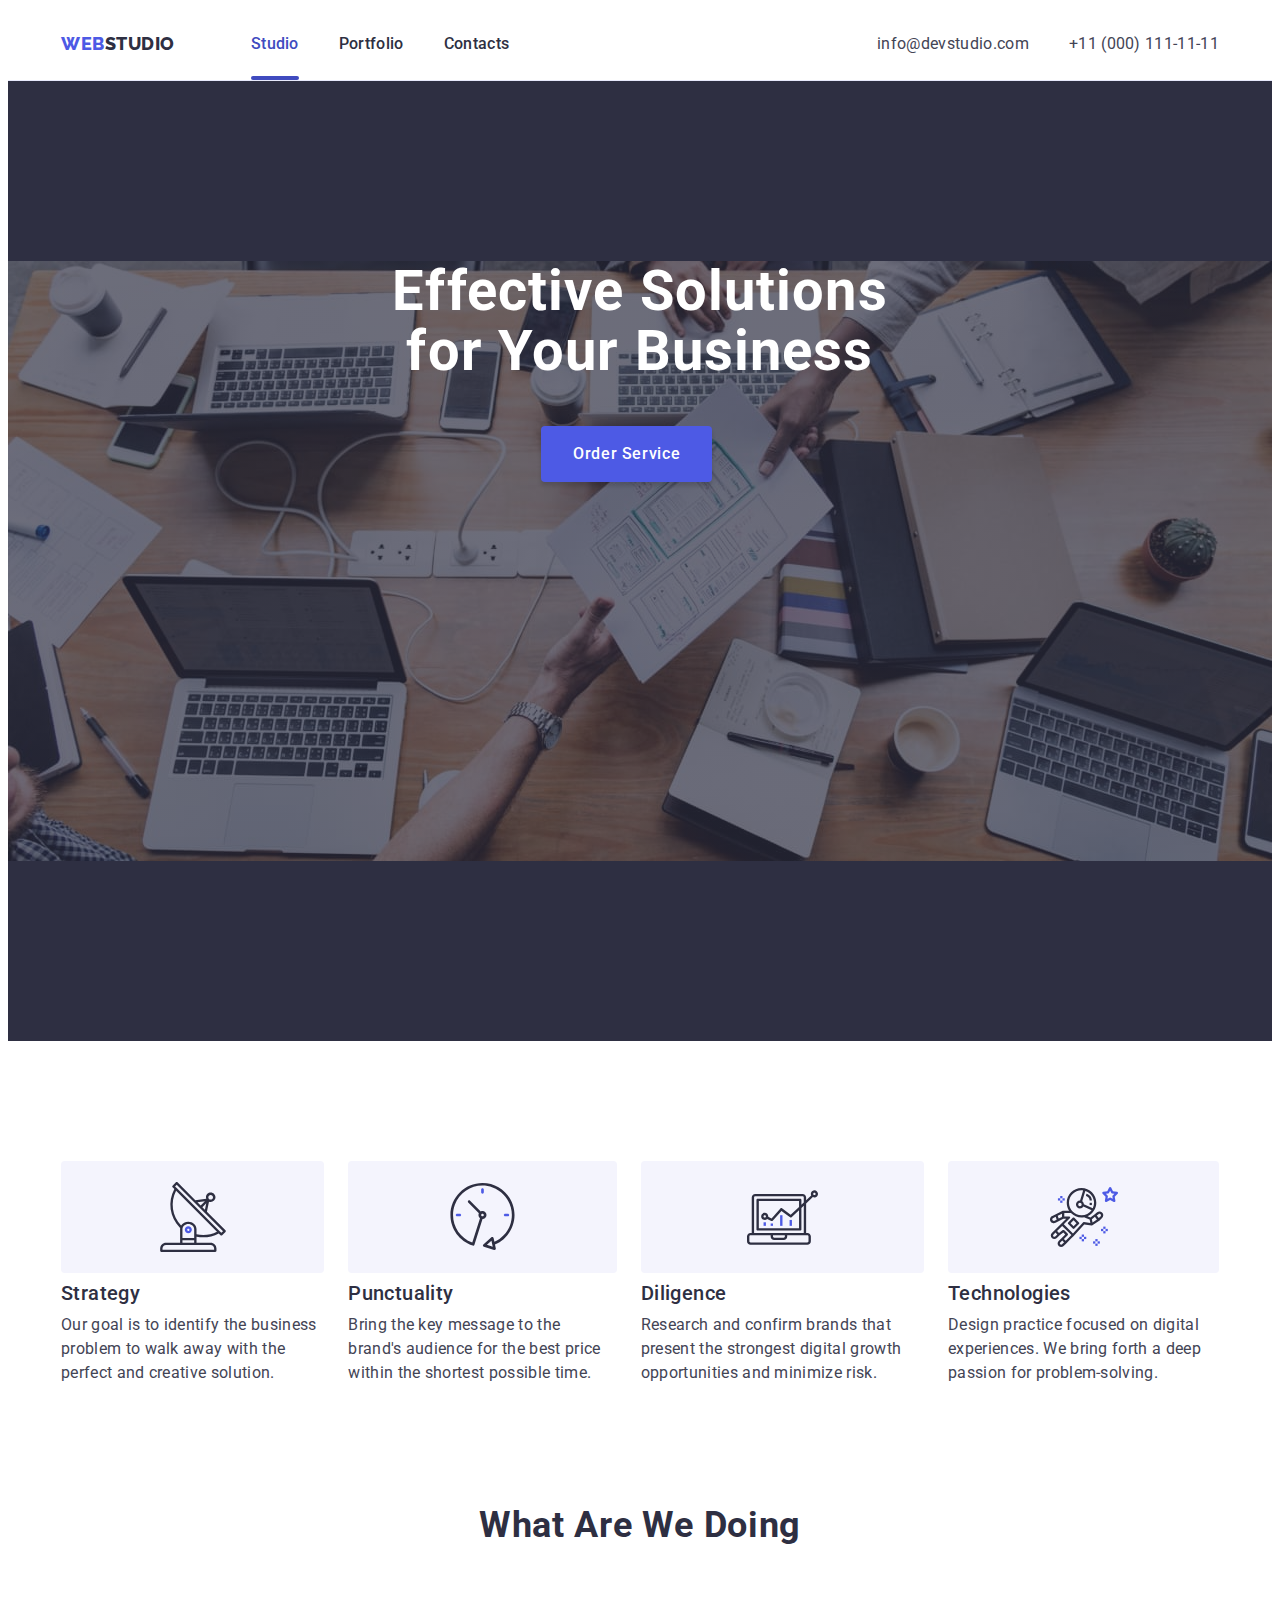
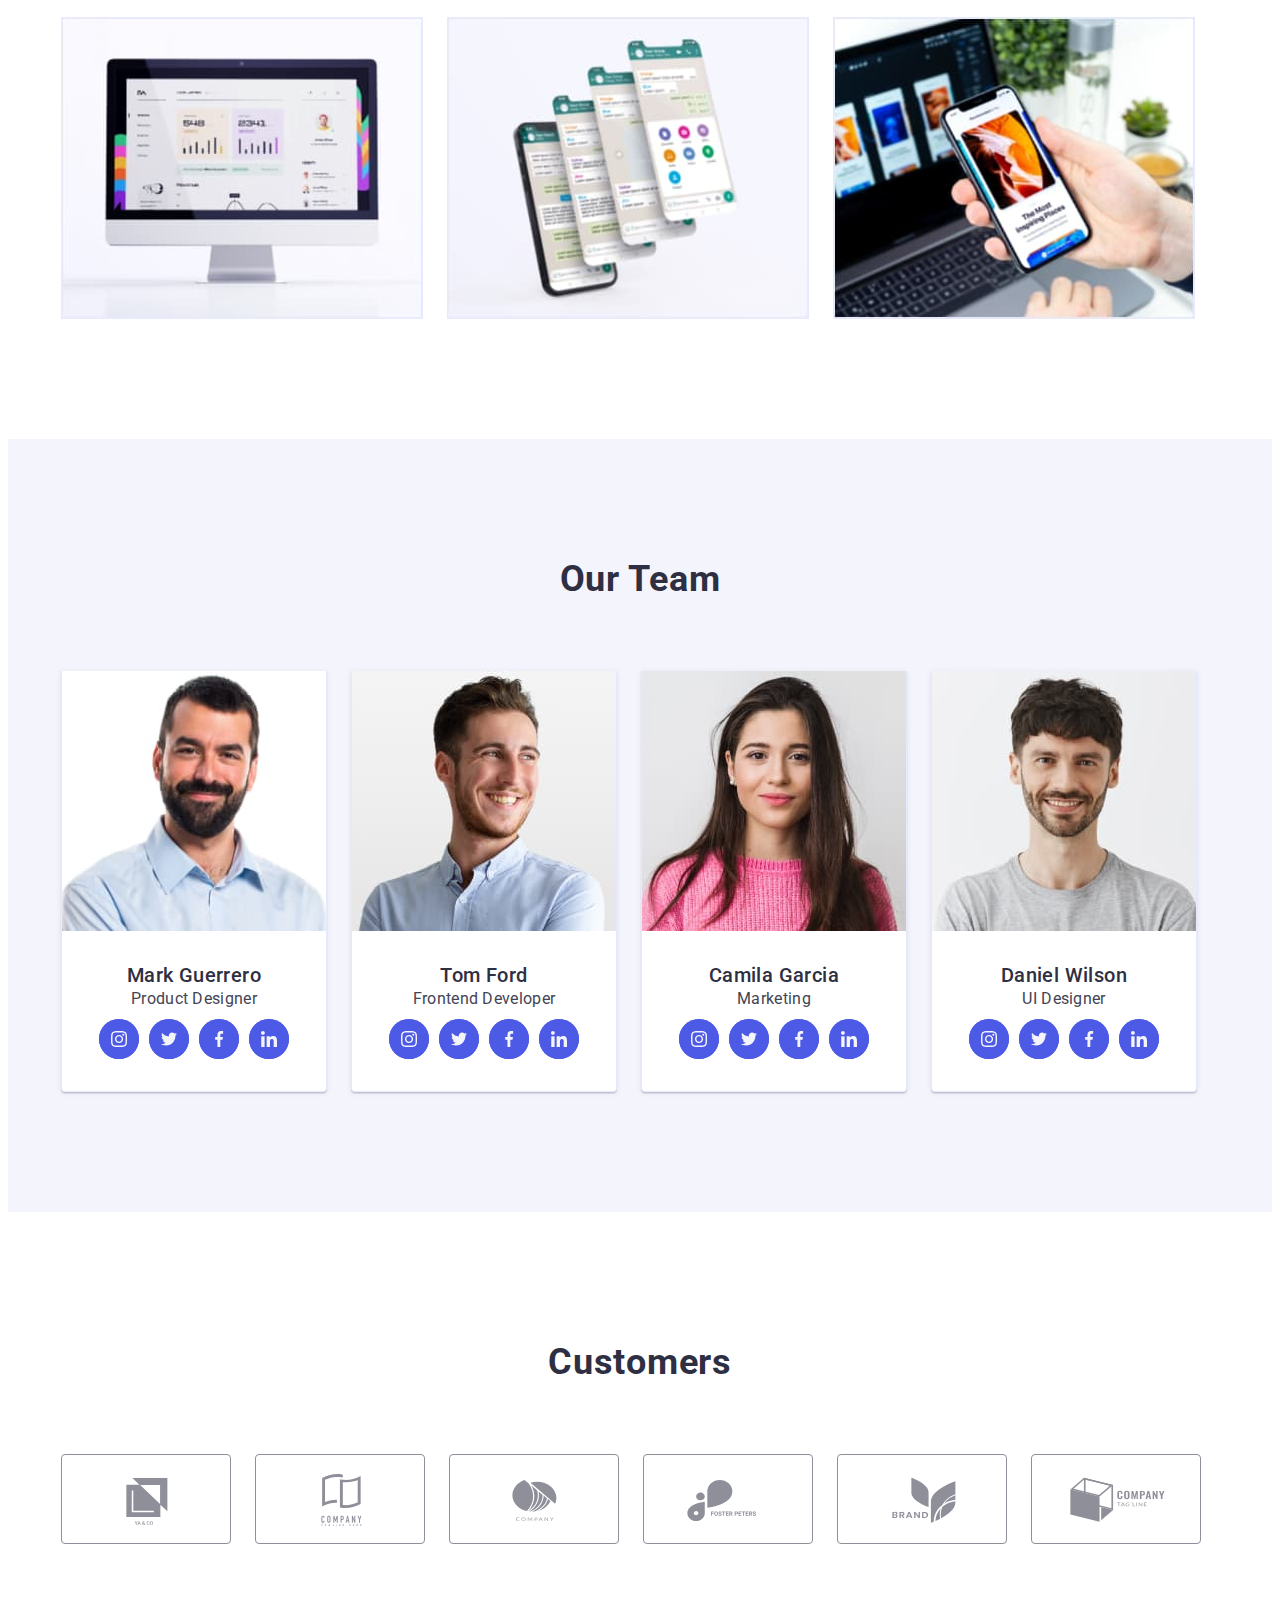
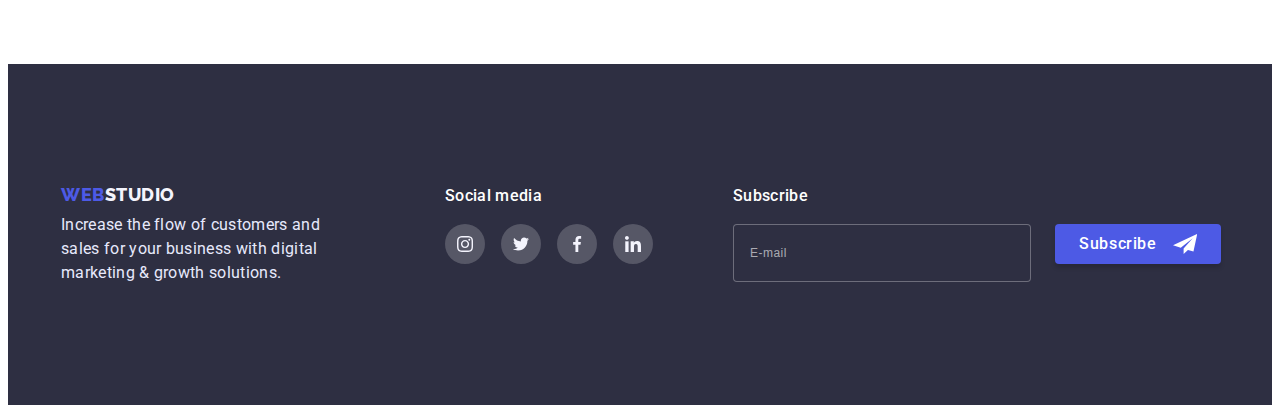
<file: index.html>
<!DOCTYPE html>
<html lang="en">
  <head>
    <meta charset="UTF-8" />
    <meta http-equiv="X-UA-Compatible" content="IE=edge" />
    <meta name="viewport" content="width=device-width, initial-scale=1.0" />
    <title>Effective Solutions for Your Business</title>
    <link
      rel="stylesheet"
      href="https://cdnjs.cloudflare.com/ajax/libs/modern-normalize/1.1.0/modern-normalize.min.css"
      integrity="sha512-wpPYUAdjBVSE4KJnH1VR1HeZfpl1ub8YT/NKx4PuQ5NmX2tKuGu6U/JRp5y+Y8XG2tV+wKQpNHVUX03MfMFn9Q=="
      crossorigin="anonymous"
      referrerpolicy="no-referrer"
    />
    <link rel="preconnect" href="https://fonts.googleapis.com" />
    <link rel="preconnect" href="https://fonts.gstatic.com" crossorigin />
    <link rel="preconnect" href="https://fonts.googleapis.com" />
    <link rel="preconnect" href="https://fonts.gstatic.com" crossorigin />
    <link
      href="https://fonts.googleapis.com/css2?family=Raleway:wght@800&family=Roboto:wght@400;500;700&display=swap"
      rel="stylesheet"
    />
    <link rel="stylesheet" href="./css/styles.css" />
    <!-- Header-шапка -->
  </head>
  <body>
    <header class="header">
      <div class="container main-header">
        <nav class="header-navigation">
          <a href="./index.html" class="header-logo link"
            ><span>Web</span>Studio</a
          >
          <ul class="header-list list">
            <li class="header-item">
              <a href="./index.html" class="header-link link active">Studio</a>
            </li>
            <li class="header-item">
              <a href="./portfolio.html" class="header-link link">Portfolio</a>
            </li>
            <li class="header-item">
              <a href="" class="header-link link">Contacts</a>
            </li>
          </ul>
        </nav>

        <address class="header-adress">
          <ul class="header-contacts list">
            <li>
              <a href="mailto:info@devstudio.com" class="header-mal list link"
                >info@devstudio.com</a
              >
            </li>
            <li>
              <a href="tel:+110001111111" class="header-tel list link"
                >+11 (000) 111-11-11</a
              >
            </li>
          </ul>
        </address>
      </div>
    </header>
    <!-- основное меню -->
    <main>
      <!-- Hero section-секция 1 -->
      <section class="hero">
        <div class="container hero-container">
          <h1 class="hero-title">Effective Solutions for Your Business</h1>
          <button type="button" data-modal-open class="hero-button primary">
            Order Service
          </button>
        </div>
      </section>
      <!-- /Hero section-секция 2 -->
      <!-- About section -->
      <section class="about">
        <div class="container about-container">
          <!-- h2 потом сховаем в css -->
          <h2 class="about-titl">Test</h2>
          <ul class="about-list list">
            <li class="about-icon icon-anntena">
              <h3 class="about-title">Strategy</h3>
              <p class="about-subtitle">
                Our goal is to identify the business problem to walk away with
                the perfect and creative solution.
              </p>
            </li>
            <li class="about-icon icon-clock">
              <h3 class="about-title">Punctuality</h3>
              <p class="about-subtitle">
                Bring the key message to the brand's audience for the best price
                within the shortest possible time.
              </p>
            </li>
            <li class="about-icon icon-diagram">
              <h3 class="about-title">Diligence</h3>
              <p class="about-subtitle">
                Research and confirm brands that present the strongest digital
                growth opportunities and minimize risk.
              </p>
            </li>
            <li class="about-icon icon-astronaut">
              <h3 class="about-title">Technologies</h3>
              <p class="about-subtitle">
                Design practice focused on digital experiences. We bring forth a
                deep passion for problem-solving.
              </p>
            </li>
          </ul>
        </div>
      </section>
      <!-- секция 3 What are we doing -->
      <section class="desktop">
        <div class="container desktop-container">
          <h2 class="desktop-title">What are we doing</h2>
          <ul class="desktop-list list">
            <li class="border-img">
              <img src="./images/sec3.1.jpg" width="360" alt="comp" />
            </li>
            <li class="border-img">
              <img src="./images/sec3.2.jpg" width="360" alt="phone" />
            </li>
            <li class="border-img">
              <img src="./images/sec3.3.jpg" width="360" alt="comp_phone" />
            </li>
          </ul>
        </div>
      </section>
      <!-- секция 4 -->
      <section class="team">
        <div class="container team-container">
          <h2 class="team-headline">Our Team</h2>
          <ul class="team-list list">
            <li class="team-listphoto">
              <img src="./images/sec4.1.jpg" width="264" alt="Mark Guerrero" />
              <div class="team-title-container">
                <h3 class="team-title">Mark Guerrero</h3>
                <p class="team-subtitle">Product Designer</p>
                <ul class="team-social-list list">
                  <li class="team-social-item">
                    <a href="" class="team-social-link link">
                      <svg class="team-social-icon" width="40" height="40">
                        <use href="./images/symbol-defs.svg#insta"></use></svg
                    ></a>
                  </li>
                  <li class="team-social-item">
                    <a href="" class="team-social-link link">
                      <svg class="team-social-icon" width="40" height="40">
                        <use href="./images/symbol-defs.svg#twitter"></use></svg
                    ></a>
                  </li>
                  <li class="team-social-item">
                    <a href="" class="team-social-link link">
                      <svg class="team-social-icon" width="40" height="40">
                        <use
                          href="./images/symbol-defs.svg#facebook"
                        ></use></svg
                    ></a>
                  </li>
                  <li class="team-social-item">
                    <a href="" class="team-social-link link">
                      <svg class="team-social-icon" width="40" height="40">
                        <use href="./images/symbol-defs.svg#linketd"></use></svg
                    ></a>
                  </li>
                </ul>
              </div>
            </li>
            <li class="team-listphoto">
              <img src="./images/sec4.2.jpg" width="264" alt="Tom Ford" />
              <div class="team-title-container">
                <h3 class="team-title">Tom Ford</h3>
                <p class="team-subtitle">Frontend Developer</p>
                <ul class="team-social-list list">
                  <li class="team-social-item">
                    <a href="" class="team-social-link link">
                      <svg class="team-social-icon" width="40" height="40">
                        <use href="./images/symbol-defs.svg#insta"></use></svg
                    ></a>
                  </li>
                  <li class="team-social-item">
                    <a href="" class="team-social-link link">
                      <svg class="team-social-icon" width="40" height="40">
                        <use href="./images/symbol-defs.svg#twitter"></use></svg
                    ></a>
                  </li>
                  <li class="team-social-item">
                    <a href="" class="team-social-link link">
                      <svg class="team-social-icon" width="40" height="40">
                        <use
                          href="./images/symbol-defs.svg#facebook"
                        ></use></svg
                    ></a>
                  </li>
                  <li class="team-social-item">
                    <a href="" class="team-social-link link">
                      <svg class="team-social-icon" width="40" height="40">
                        <use href="./images/symbol-defs.svg#linketd"></use></svg
                    ></a>
                  </li>
                </ul>
              </div>
            </li>
            <li class="team-listphoto">
              <img src="./images/sec4.3.jpg" width="264" alt="Camila Garcia" />
              <div class="team-title-container">
                <h3 class="team-title">Camila Garcia</h3>
                <p class="team-subtitle">Marketing</p>
                <ul class="team-social-list list">
                  <li class="team-social-item">
                    <a href="" class="team-social-link link">
                      <svg class="team-social-icon" width="40" height="40">
                        <use href="./images/symbol-defs.svg#insta"></use></svg
                    ></a>
                  </li>
                  <li class="team-social-item">
                    <a href="" class="team-social-link link">
                      <svg class="team-social-icon" width="40" height="40">
                        <use href="./images/symbol-defs.svg#twitter"></use></svg
                    ></a>
                  </li>
                  <li class="team-social-item">
                    <a href="" class="team-social-link link">
                      <svg class="team-social-icon" width="40" height="40">
                        <use
                          href="./images/symbol-defs.svg#facebook"
                        ></use></svg
                    ></a>
                  </li>
                  <li class="team-social-item">
                    <a href="" class="team-social-link link">
                      <svg class="team-social-icon" width="40" height="40">
                        <use href="./images/symbol-defs.svg#linketd"></use></svg
                    ></a>
                  </li>
                </ul>
              </div>
            </li>
            <li class="team-listphoto">
              <img src="./images/sec4.4.jpg" width="264" alt="Daniel Wilson" />
              <div class="team-title-container">
                <h3 class="team-title">Daniel Wilson</h3>
                <p class="team-subtitle">UI Designer</p>
                <ul class="team-social-list list">
                  <li class="team-social-item">
                    <a href="" class="team-social-link link">
                      <svg class="team-social-icon" width="40" height="40">
                        <use href="./images/symbol-defs.svg#insta"></use></svg
                    ></a>
                  </li>
                  <li class="team-social-item">
                    <a href="" class="team-social-link link">
                      <svg class="team-social-icon" width="40" height="40">
                        <use href="./images/symbol-defs.svg#twitter"></use></svg
                    ></a>
                  </li>
                  <li class="team-social-item">
                    <a href="" class="team-social-link link">
                      <svg class="team-social-icon" width="40" height="40">
                        <use
                          href="./images/symbol-defs.svg#facebook"
                        ></use></svg
                    ></a>
                  </li>
                  <li class="team-social-item">
                    <a href="" class="team-social-link link">
                      <svg class="team-social-icon" width="40" height="40">
                        <use href="./images/symbol-defs.svg#linketd"></use></svg
                    ></a>
                  </li>
                </ul>
              </div>
            </li>
          </ul>
        </div>
      </section>

      <!-- section Customers -->
      <section class="customers">
        <div class="container container-customers">
          <h2 class="customers-title">Customers</h2>
          <ul class="customers-list list">
            <li class="customers-item">
              <a href="" class="customers-link link">
                <svg class="customers-icon" width="104px" height="56px">
                  <use href="./images/symbol-defs.svg#Logo"></use>
                </svg>
              </a>
            </li>
            <li class="customers-item">
              <a href="" class="customers-link link">
                <svg class="customers-icon" width="104px" height="56px">
                  <use href="./images/symbol-defs.svg#company2"></use>
                </svg>
              </a>
            </li>
            <li class="customers-item">
              <a href="" class="customers-link link">
                <svg class="customers-icon" width="104px" height="56px">
                  <use href="./images/symbol-defs.svg#company3"></use>
                </svg>
              </a>
            </li>
            <li class="customers-item">
              <a href="" class="customers-link link">
                <svg class="customers-icon" width="104px" height="56px">
                  <use href="./images/symbol-defs.svg#company4"></use>
                </svg>
              </a>
            </li>
            <li class="customers-item">
              <a href="" class="customers-link link">
                <svg class="customers-icon" width="104px" height="56px">
                  <use href="./images/symbol-defs.svg#company5"></use>
                </svg>
              </a>
            </li>
            <li class="customers-item">
              <a href="" class="customers-link link">
                <svg class="customers-icon" width="104px" height="56px">
                  <use href="./images/symbol-defs.svg#company6"></use>
                </svg>
              </a>
            </li>
          </ul>
        </div>
      </section>
    </main>
    <!-- Footer -->
    <footer class="footer">
      <div class="container footer-container">
        <div class="logo-footer">
          <a class="footer-logo link" href="./index.html"
            ><span>Web</span>Studio</a
          >
          <p class="footer-subtitle">
            Increase the flow of customers and sales for your business with
            digital marketing & growth solutions.
          </p>
        </div>
        <div class="footer-social">
          <p class="social-media-footer">Social media</p>
          <ul class="footer-social-list list">
            <li class="footer-social-item">
              <a href="" class="footer-social-link">
                <svg class="footer-social-icon" width="40px" height="40px">
                  <use href="./images/symbol-defs.svg#insta"></use>
                </svg>
              </a>
            </li>
            <li class="footer-social-item">
              <a href="" class="footer-social-link">
                <svg class="footer-social-icon" width="40px" height="40px">
                  <use href="./images/symbol-defs.svg#twitter"></use>
                </svg>
              </a>
            </li>
            <li class="footer-social-item">
              <a href="" class="footer-social-link">
                <svg class="footer-social-icon" width="40px" height="40px">
                  <use href="./images/symbol-defs.svg#facebook"></use>
                </svg>
              </a>
            </li>
            <li class="footer-social-item">
              <a href="" class="footer-social-link">
                <svg class="footer-social-icon" width="40px" height="40px">
                  <use href="./images/symbol-defs.svg#linketd"></use>
                </svg>
              </a>
            </li>
          </ul>
        </div>

        <div class="subscribe-containter">
          <p class="subscribe">Subscribe</p>
          <form action="#" class="form-subcribe">
            <input
              type="text"
              id="E-mail"
              class="form-E-mail"
              placeholder="E-mail"
              name="E-mail"
              aria-label="Email"
            />
            <button type="submit" class="subscribe-submit">
              Subscribe
              <svg class="subscribe-icon" width="24px" heigth="24px">
                <use href="./images/symbol-defs.svg#subscribe"></use>
              </svg>
            </button>
          </form>
        </div>
      </div>
    </footer>

    <!-- Открывающая форма -->
    <div class="backdrop is-hidden" data-modal>
      <div class="modal">
        <button type="button" data-modal-close class="modal-close">
          <svg class="modal-btn-close-icon">
            <use href="./images/symbol-defs.svg#icon-icon-close"></use>
          </svg>
        </button>
        <h3 class="modal-title">
          Leave your contacts and we will call you back
        </h3>
        <form action="#" class="modal-form form">
          <div class="form-container">
            <div class="form-group">
              <label for="fullname" class="form-label"
                ><span>Name</span>
                <div class="form-control">
                  <input
                    type="text"
                    id="fullname"
                    class="form-input"
                    placeholder=""
                    name="fullname"
                    required
                  />
                  <svg class="form-icon" width="12" height="12">
                    <use href="./images/symbol-defs.svg#form-name"></use>
                  </svg>
                </div>
              </label>
            </div>
            <div class="form-group">
              <label for="tell" class="form-label"
                ><span>Phone</span>
                <div class="form-control">
                  <input
                    type="tel"
                    id="tell"
                    class="form-input"
                    placeholder=""
                    name="tell"
                    required
                  />
                  <svg class="form-icon" width="13" height="13">
                    <use href="./images/symbol-defs.svg#form-phone"></use>
                  </svg>
                </div>
              </label>
            </div>
            <div class="form-group">
              <label for="email" class="form-label"
                ><span>Email</span>
                <div class="form-control">
                  <input
                    type="email"
                    id="email"
                    class="form-input"
                    placeholder=""
                    name="email"
                    required
                  />
                  <svg class="form-icon" width="15" height="13">
                    <use href="./images/symbol-defs.svg#form-email"></use>
                  </svg>
                </div>
              </label>
            </div>
            <div class="form-group">
              <label for="Comment" class="form-label">
                <span>Comment</span>
                <textarea
                  name="Text input"
                  id="Comment"
                  class="form-textarea"
                  placeholder="Text input"
                ></textarea>
              </label>
            </div>
            <div class="form-group">
              <label for="policy" class="form-label-checkbox">
                <input
                  type="checkbox"
                  class="form-checkbox visually-hidden"
                  id="policy"
                  name="policy"
                />
                <span class="checkbox-feik-icon">
                  <svg class="form-checkbox-icon" width="10" height="8">
                    <use href="./images/symbol-defs.svg#check"></use></svg
                ></span>
                I accept the terms and conditions of the
                <a href="" class="private-policy"> Privacy Policy</a></label
              >
            </div>

            <button type="submit" class="form-btn">Send</button>
          </div>
        </form>
      </div>
    </div>
    <script src="./js/modal.js"></script>
  </body>
</html>
</file>
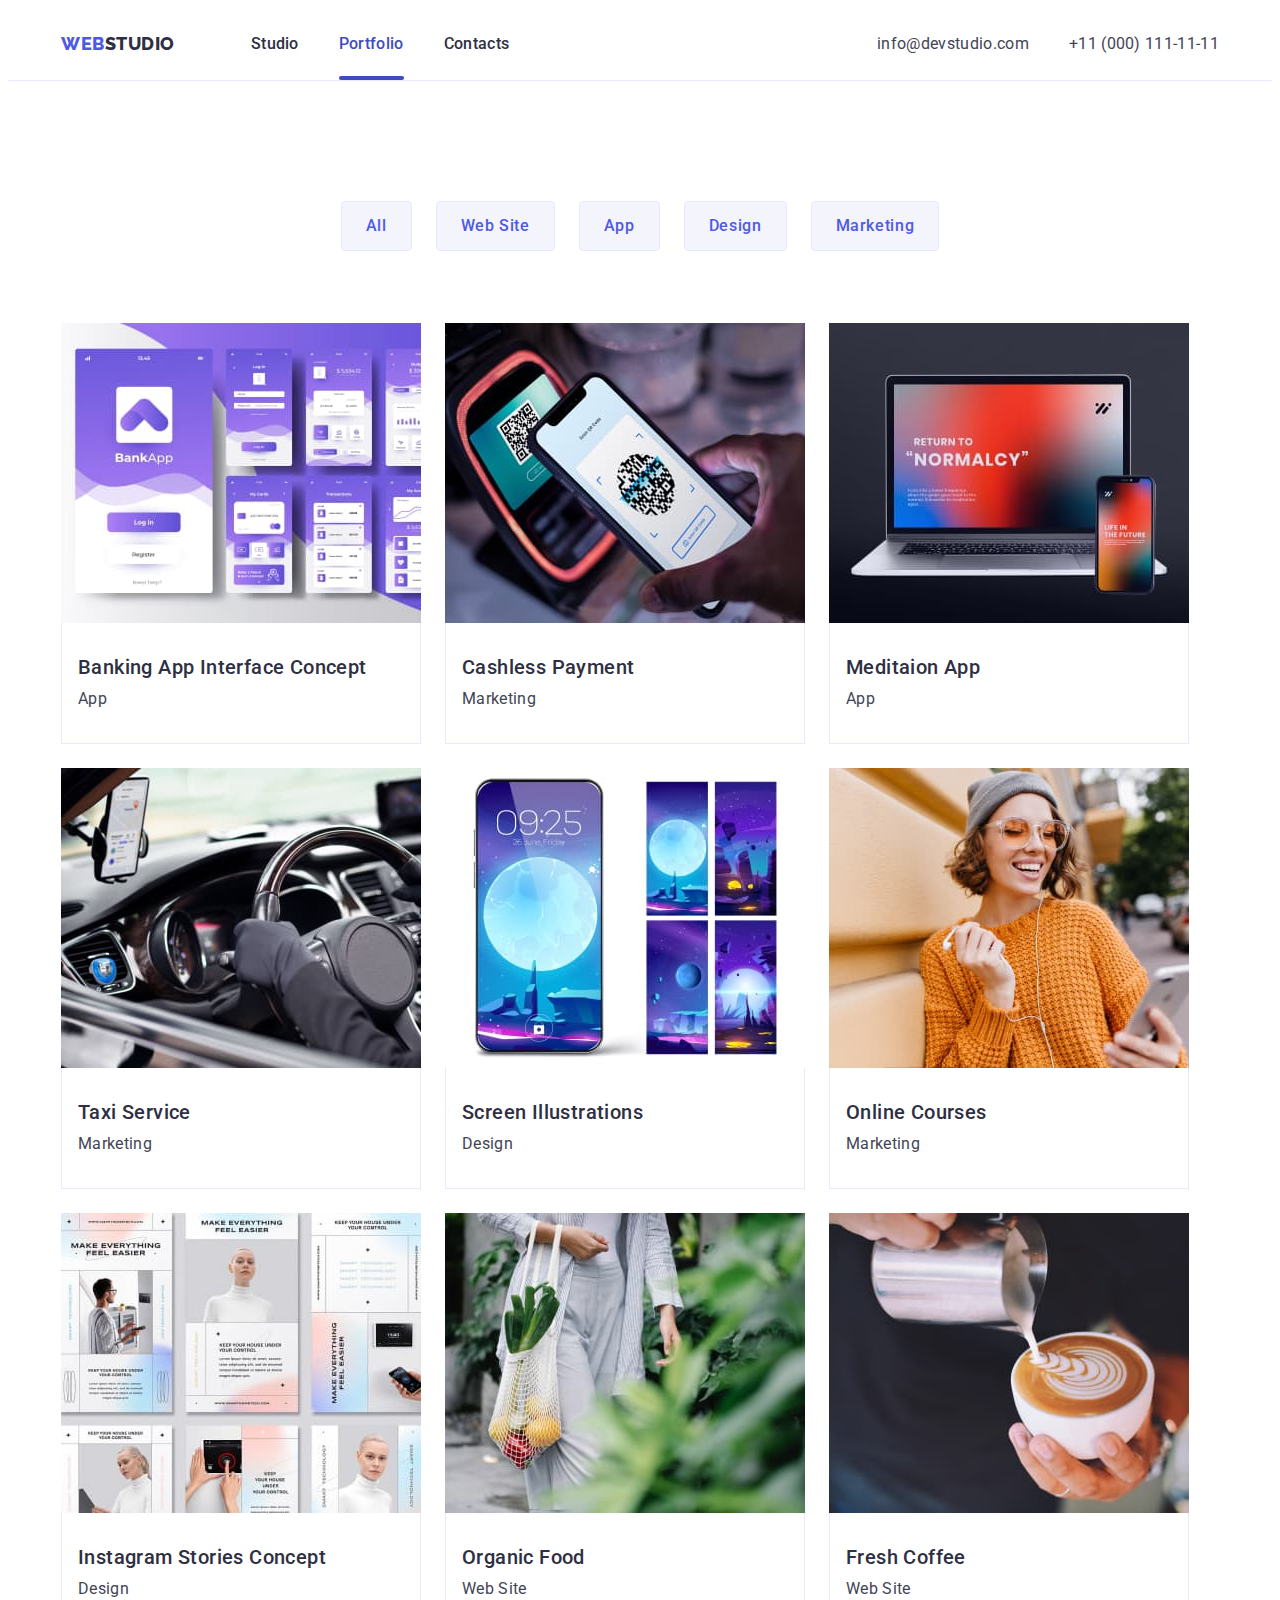
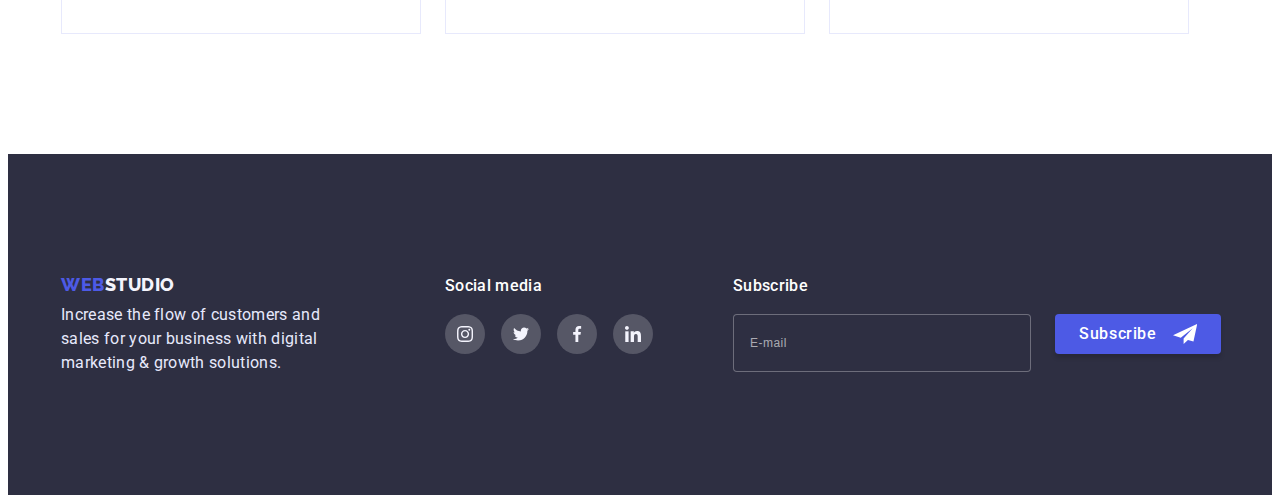
<file: portfolio.html>
<!DOCTYPE html>
<html lang="en">
  <head>
    <meta charset="UTF-8" />
    <meta http-equiv="X-UA-Compatible" content="IE=edge" />
    <meta name="viewport" content="width=device-width, initial-scale=1.0" />
    <title>Portfolio</title>
    <link
      rel="stylesheet"
      href="https://cdnjs.cloudflare.com/ajax/libs/modern-normalize/1.1.0/modern-normalize.min.css"
      integrity="sha512-wpPYUAdjBVSE4KJnH1VR1HeZfpl1ub8YT/NKx4PuQ5NmX2tKuGu6U/JRp5y+Y8XG2tV+wKQpNHVUX03MfMFn9Q=="
      crossorigin="anonymous"
      referrerpolicy="no-referrer"
    />
    <link rel="preconnect" href="https://fonts.googleapis.com" />
    <link rel="preconnect" href="https://fonts.gstatic.com" crossorigin />
    <link rel="preconnect" href="https://fonts.googleapis.com" />
    <link rel="preconnect" href="https://fonts.gstatic.com" crossorigin />
    <link
      href="https://fonts.googleapis.com/css2?family=Raleway:wght@800&family=Roboto:wght@400;500;700&display=swap"
      rel="stylesheet"
    />
    <link rel="stylesheet" href="./css/styles.css" />
    <!-- шапка -->
  </head>
  <body>
    <header class="header">
      <div class="container main-header">
        <nav class="header-navigation">
          <a href="./index.html" class="header-logo link"
            ><span>Web</span>Studio</a
          >
          <ul class="header-list list">
            <li class="header-item">
              <a href="./index.html" class="header-link link">Studio</a>
            </li>
            <li class="header-item">
              <a href="./portfolio.html" class="header-link link active">Portfolio</a>
            </li>
            <li class="header-item">
              <a href="" class="header-link link">Contacts</a>
            </li>
          </ul>
        </nav>

        <address class="header-adress">
          <ul class="header-contacts list">
            <li>
              <a href="mailto:info@devstudio.com" class="header-mal list link"
                >info@devstudio.com</a
              >
            </li>
            <li>
              <a href="tel:+110001111111" class="header-tel list link"
                >+11 (000) 111-11-11</a
              >
            </li>
          </ul>
        </address>
      </div>
    </header>
    <!-- /шапка -->
    <!-- секция 1 -->
    <!-- навигация кнопок -->
    <main>
      <section class="content">
        <div class="container button-container">
          <!-- скрытый текст -->
          <h1 class="content-headline">Our Team</h1>
          <!-- скрытый текст -->

          <ul class="content-list list">
            <li>
              <button type="button" class="content-buttonall">All</button>
            </li>
            <li>
              <button type="button" class="content-buttonall">Web Site</button>
            </li>
            <li>
              <button type="button" class="content-buttonall">App</button>
            </li>
            <li>
              <button type="button" class="content-buttonall">Design</button>
            </li>
            <li>
              <button type="button" class="content-buttonall">Marketing</button>
            </li>
          </ul>

          <!-- /навигация кнопок -->

          <!-- скрытый текст -->

          <h2 class="team-two">Our Team</h2>
          <!-- /скрытый текст -->
          <ul class="team-list-two list">
            <li class="img-portfolio">
              <a class="link" href="./portfolio.html">
                <div class="team-top-wrap"> <img
                  src="./images/m2s1-1.jpg"
                  width="360"
                  alt="Interface Concept"
                />
                <p class="portfolio-text-overlay">14 Stylish and User-Friendly App Design Concepts · Task Manager App · Calorie Tracker App · Exotic Fruit Ecommerce App · Cloud Storage App</p></div>
                
                <div class="img-text">
                  <h3 class="team-title-two">Banking App Interface Concept</h3>
                  <p class="team-subtitle-two">App</p>
                </div></a
              >
            </li>
            <li class="img-portfolio">
              <a class="link" href="./portfolio.html">
               <div class="team-top-wrap"> <img src="./images/m2s1-3.jpg" width="360" alt="App" />
                <p class="portfolio-text-overlay">14 Stylish and User-Friendly App Design Concepts · Task Manager App · Calorie Tracker App · Exotic Fruit Ecommerce App · Cloud Storage App</p></div>
                <div class="img-text">
                  <h3 class="team-title-two">Cashless Payment</h3>
                  <p class="team-subtitle-two">Marketing</p>
                </div></a
              >
            <li class="img-portfolio">
              <a class="link" href="./portfolio.html">
                 <div class="team-top-wrap"> <img
                  src="./images/m2s1-2.jpg"
                  width="360"
                  alt="Cashless Payment"
                />
                <p class="portfolio-text-overlay">14 Stylish and User-Friendly App Design Concepts · Task Manager App · Calorie Tracker App · Exotic Fruit Ecommerce App · Cloud Storage App</p></div>
                
                <div class="img-text">
                  <h3 class="team-title-two">Meditaion App</h3>
                  <p class="team-subtitle-two">App</p>
                </div></a
              >
            </li>
            
            </li>
            <li class="img-portfolio">
              <a class="link" href="./portfolio.html">
                <div class="team-top-wrap"> <img src="./images/m2s2-1.jpg" width="360" alt="taxi" />
                <p class="portfolio-text-overlay">14 Stylish and User-Friendly App Design Concepts · Task Manager App · Calorie Tracker App · Exotic Fruit Ecommerce App · Cloud Storage App</p></div>
                
                <div class="img-text">
                  <h3 class="team-title-two">Taxi Service</h3>
                  <p class="team-subtitle-two">Marketing</p>
                </div></a
              >
            </li>
            <li class="img-portfolio">
              <a class="link" href="./portfolio.html">
                <div class="team-top-wrap"> <img
                  src="./images/m2s2-2.jpg"
                  width="360"
                  alt="Cashless Payment"
                />
                <p class="portfolio-text-overlay">14 Stylish and User-Friendly App Design Concepts · Task Manager App · Calorie Tracker App · Exotic Fruit Ecommerce App · Cloud Storage App</p></div>
                
                <div class="img-text">
                  <h3 class="team-title-two">Screen Illustrations</h3>
                  <p class="team-subtitle-two">Design</p>
                </div></a
              >
            </li>
            <li class="img-portfolio">
              <a class="link" href="./portfolio.html">
                 <div class="team-top-wrap"> <img src="./images/m2s2-3.jpg" width="360" alt="App" />
                <p class="portfolio-text-overlay">14 Stylish and User-Friendly App Design Concepts · Task Manager App · Calorie Tracker App · Exotic Fruit Ecommerce App · Cloud Storage App</p></div>
                
                <div class="img-text">
                  <h3 class="team-title-two">Online Courses</h3>
                  <p class="team-subtitle-two">Marketing</p>
                </div></a
              >
            </li>
            <li class="img-portfolio">
              <a class="link" href="./portfolio.html">
                <div class="team-top-wrap"> <img
                  src="./images/m2s3-1.jpg"
                  width="360"
                  alt="Instagram Stories Concept"
                />
                <p class="portfolio-text-overlay">14 Stylish and User-Friendly App Design Concepts · Task Manager App · Calorie Tracker App · Exotic Fruit Ecommerce App · Cloud Storage App</p></div>
                
                <div class="img-text">
                  <h3 class="team-title-two">Instagram Stories Concept</h3>
                  <p class="team-subtitle-two">Design</p>
                </div></a
              >
            </li>
            <li class="img-portfolio">
              <a class="link" href="./portfolio.html">
                <div class="team-top-wrap"> <img src="./images/m2s3-2.jpg" width="360" alt="Organic Food" />
                <p class="portfolio-text-overlay">14 Stylish and User-Friendly App Design Concepts · Task Manager App · Calorie Tracker App · Exotic Fruit Ecommerce App · Cloud Storage App</p></div>
                
                <div class="img-text">
                  <h3 class="team-title-two">Organic Food</h3>
                  <p class="team-subtitle-two">Web Site</p>
                </div></a
              >
            </li>
            <li class="img-portfolio">
              <a class="link" href="./portfolio.html">
                <div class="team-top-wrap"> <img src="./images/m2s3-3.jpg" width="360" alt="App" />
                <p class="portfolio-text-overlay">14 Stylish and User-Friendly App Design Concepts · Task Manager App · Calorie Tracker App · Exotic Fruit Ecommerce App · Cloud Storage App</p></div>
                
                <div class="img-text">
                  <h3 class="team-title-two">Fresh Coffee</h3>
                  <p class="team-subtitle-two">Web Site</p>
                </div></a
              >
            </li>
          </ul>
        </div>
      </section>
    </main>
    <!-- футер -->
     <footer class="footer">
      <div class="container footer-container">
        <div class="logo-footer">
          <a class="footer-logo link" href="./index.html"
            ><span>Web</span>Studio</a
          >
          <p class="footer-subtitle">
            Increase the flow of customers and sales for your business with
            digital marketing & growth solutions.
          </p>
        </div>
        <div class="footer-social">
          <p class="social-media-footer">Social media</p>
          <ul class="footer-social-list list">
            <li class="footer-social-item">
              <a href="" class="footer-social-link">
                <svg class="footer-social-icon" width="40px" height="40px">
                  <use href="./images/symbol-defs.svg#insta"></use>
                </svg>
              </a>
            </li>
            <li class="footer-social-item">
              <a href="" class="footer-social-link">
                <svg class="footer-social-icon" width="40px" height="40px">
                  <use href="./images/symbol-defs.svg#twitter"></use>
                </svg>
              </a>
            </li>
            <li class="footer-social-item">
              <a href="" class="footer-social-link">
                <svg class="footer-social-icon" width="40px" height="40px">
                  <use href="./images/symbol-defs.svg#facebook"></use>
                </svg>
              </a>
            </li>
            <li class="footer-social-item">
              <a href="" class="footer-social-link">
                <svg class="footer-social-icon" width="40px" height="40px">
                  <use href="./images/symbol-defs.svg#linketd"></use>
                </svg>
              </a>
            </li>
          </ul>
        </div>

        <div class="subscribe-containter">
          <p class="subscribe">Subscribe</p>
          <form action="#" class="form-subcribe">
            <input
              type="text"
              id="E-mail"
              class="form-E-mail"
              placeholder="E-mail"
              name="E-mail"
              aria-label="Email"
            />
            <button type="submit" class="subscribe-submit">
              Subscribe
              <svg class="subscribe-icon" width="24px" heigth="24px">
                <use href="./images/symbol-defs.svg#subscribe"></use>
              </svg>
            </button>
          </form>
        </div>
      </div>
    </footer>
    <!-- /футер -->
  </body>
</html>
</file>
<file: css/styles.css>
:root {
  --primary-text-color: #434455;
  --title-text-color: #2e2f42;
  --accent-color: #4d5ae5;
  --primary-white-color: #ffffff;
}
h1,
h2,
h3,
h4,
h5,
h6,
p {
  margin: 0;
}
ul {
  margin: 0;
  padding: 0;
}
img {
  display: block;
  width: 100%;
  height: auto;
}

body {
  background-color: var(--primary-white-color);
  color: var(--title-text-color);

  font-family: "Roboto", sans-serif;
}
.container {
  width: 1158px;
  margin: 0 auto;
  padding-left: 15px;
  padding-right: 15px;
}
.visually-hidden {
  position: absolute;
  top: -150%;
  z-index: -100;
  width: 0;
  height: 0;
  opacity: 0;
  visibility: hidden;
  user-select: none;
  pointer-events: none;
  cursor: none;
  margin: 0;
  padding: 0;
  overflow: hidden;
  border: none;
  outline: none;
  white-space: nowrap;
}

/* основной цвет- color: #2E2F42; */
/* цвет абзацев color: #434455; */
/* цвет навигации color: #4D5AE5; */
/*  */

/* HEADER */
/* ховаем точки списка */
.list {
  list-style: none;
}
/* /ховаем точки списка */
/* [ховаем подчеркивание */
.link {
  text-decoration: none;
}
/* /[ховаем подчеркивание */
.header {
  border-bottom: 1px solid #e7e9fc;
}
.main-header {
  display: flex;
  align-items: center;
}

.header-navigation {
  display: flex;
  align-items: center;
}
.header-logo {
  margin-right: 76px;
  font-family: "Raleway";
  font-weight: 800;
  font-size: 18px;
  line-height: 24px;
  display: flex;
  align-items: center;
  letter-spacing: 0.03em;
  text-transform: uppercase;
  color: var(--title-text-color);
}
.header span {
  color: var(--accent-color);
}
.header-list {
  display: flex;
  align-items: center;

  gap: 40px;
}

.header-item {
  gap: 40px;
}
.header-link {
  font-weight: 500;
  font-size: 16px;
  line-height: 24px;
  letter-spacing: 0.02em;
  color: var(--title-text-color);
  display: block;
  padding: 24px, 10px;
  position: relative;
  transition-duration: 250ms;
  transition-timing-function: cubic-bezier(0.4, 0, 0.2, 1);
}
.active {
  padding: 24px 0;
  color: #404bbf;
}
.header-link.active::after {
  content: "";
  display: block;
  position: absolute;
  bottom: 0;
  left: 0;
  width: 100%;
  height: 4px;
  background: #404bbf;
  border-radius: 2px;
  margin-top: -20px;
}
.header-link:hover,
.header-link:focus {
  color: var(--accent-color);
}

.header-adress {
  margin-left: auto;
  display: flex;
}
.header-contacts {
  display: flex;
  margin-bottom: 24px;
}

.header-mal {
  display: block;
  padding-top: 24px;
  font-style: normal;
  font-weight: 400;
  font-size: 16px;
  line-height: 24px;
  letter-spacing: 0.02em;
  color: var(--primary-text-color);
  transition-duration: 250ms;
  transition-timing-function: cubic-bezier(0.4, 0, 0.2, 1);
}

.header-mal:hover,
.header-mal:focus {
  color: var(--accent-color);
}

.header-tel {
  margin-left: auto;
  display: block;
  padding-left: 40px;
  padding-top: 24px;
  font-style: normal;
  font-weight: 400;
  font-size: 16px;
  line-height: 24px;
  letter-spacing: 0.02em;
  color: var(--primary-text-color);
  transition-duration: 250ms;
  transition-timing-function: cubic-bezier(0.4, 0, 0.2, 1);
}
.header-tel:hover,
.header-tel:focus {
  color: var(--accent-color);
}

/* /HEADER */

/* --------------------------HERO------------------------- */

.hero {
  background-color: var(--title-text-color);
  padding: 180px 0;
  max-width: 1440px;
  height: 600px;
  margin-left: auto;
  margin-right: auto;

  background-image: linear-gradient(
      rgba(46, 47, 66, 0.7),
      rgba(46, 47, 66, 0.7)
    ),
    url(../images/hero-office.jpg);
  background-repeat: no-repeat;
  background-position: center;
}
.hero-title {
  margin: auto;
  width: 496px;
  font-weight: 700;
  font-size: 56px;
  line-height: 60px;
  text-align: center;
  letter-spacing: 0.02em;
  color: var(--primary-white-color);
}

.hero-button {
  display: block;
  margin: 0 auto;
  margin-top: 45px;
  margin-left: 480px;
  padding: 16px 32px;

  font-family: "Roboto";
  font-style: normal;
  cursor: pointer;
  font-weight: 500;
  font-size: 16px;
  line-height: 24px;

  align-items: center;
  letter-spacing: 0.04em;
  color: #ffffff;
  background: var(--accent-color);
  box-shadow: 0px 4px 4px rgba(0, 0, 0, 0.15);
  border-radius: 4px;
  border: 0px;
  transition-duration: 250ms;
  transition-timing-function: cubic-bezier(0.4, 0, 0.2, 1);
}
.hero-button:hover,
.hero-button:focus {
  background: var(--accent-color);
}
.hero-button.primary:hover,
.hero-button.primary:focus {
  background-color: #404bbf;
  box-shadow: 0px 4px 4px rgba(0, 0, 0, 0.15);
  border-radius: 4px;
}

/* ------------------------------------About-section--------------------------- */
.about {
  text-align: left;
  padding: 120px 0;
}
.about-container {
  text-align: left;
}
.about-titl {
  position: absolute;
  top: -150%;
  z-index: -100;
  width: 0;
  height: 0;
  opacity: 0;
  visibility: hidden;
  user-select: none;
  pointer-events: none;
  cursor: none;
  margin: 0;
  padding: 0;
  overflow: hidden;
  border: none;
  outline: none;
  white-space: nowrap;
}
.about-list {
  display: flex;
  gap: 24px;
}
.about-icon::before {
  margin-bottom: 8px;
  display: block;
  content: "";
  height: 112px;
  background: #f4f4fd;

  background-size: 25%;
  background-repeat: no-repeat;
  background-position: center;
  border-radius: 4px;
}
.icon-anntena::before {
  background-image: url(../images/antenna.svg);
}
.icon-clock::before {
  background-image: url(../images/clock.svg);
}
.icon-diagram::before {
  background-image: url(../images/diagram.svg);
}
.icon-astronaut::before {
  background-image: url(../images/astronaut.svg);
}
.about-title:not(:last-child) {
  display: flex;

  margin-right: 24px;
  font-weight: 500;
  font-size: 20px;
  line-height: 24px;
  letter-spacing: 0.02em;
  color: var(--title-text-color);
}
.about-subtitle {
  display: flex;
  margin-top: 8px;
  font-weight: 400;
  font-size: 16px;
  line-height: 24px;
  letter-spacing: 0.02em;
  color: var(--primary-text-color);
}
/* --------------------секция 3 What are we doing-------------------- */
.desktop {
  padding-bottom: 120px;
}
.desktop-container {
  text-align: center;
  display: block;
}
.desktop-title {
  display: block;
  text-align: center;
  font-weight: 700;
  font-size: 36px;
  line-height: 40px;
  letter-spacing: 0.02em;
  text-transform: capitalize;
  color: #2e2f42;
}
.desktop-list {
  display: flex;
  text-align: center;
  margin-top: 72px;
  gap: 24px;
}
.border-img {
  border: 1px solid #e7e9fc;
}

/* -----------TEAM---------------- */
.team {
  background: #f4f4fd;
  padding: 120px 0;
}
.team-container {
  text-align: center;
  display: block;
  padding-bottom: 0;
}
.team-headline {
  display: block;
  text-align: center;
  font-weight: 700;
  font-size: 36px;
  line-height: 40px;
  letter-spacing: 0.02em;
  text-transform: capitalize;
  color: #2e2f42;
}
.team-list {
  margin: auto;
  display: flex;
  gap: 24px;
  margin-top: 72px;
}

.team-listphoto {
  background-color: var(--primary-white-color);
  border-radius: 0px 0px 4px 4px;
  border: 1px solid #e7e9fc;
  border-top: 0;
  box-shadow: 0px 1px 6px rgba(46, 47, 66, 0.08),
    0px 1px 1px rgba(46, 47, 66, 0.16), 0px 2px 1px rgba(46, 47, 66, 0.08);
}
.team-social-list {
  display: flex;
  justify-content: center;
  gap: 10px;
}

.team-social-item {
  width: 40px;
  height: 40px;
}
.team-social-link {
  display: flex;
  justify-content: center;
  align-items: center;
  width: 100%;
  height: 100%;
  border-radius: 50%;
  background-color: #4d5ae5;
  color: var(--accent-color);
  transition-duration: 250ms;
  transition-timing-function: cubic-bezier(0.4, 0, 0.2, 1);
}
.team-social-link:is(:hover, :focus) {
  background-color: #404bbf;
  color: #404bbf;
}

.team-social-icon {
  fill: currentColor;
}

.team-title-container {
  padding: 32px 16px;
}

.team-title {
  font-weight: 500;
  font-size: 20px;
  line-height: 24px;
  text-align: center;
  letter-spacing: 0.02em;
  color: #2e2f42;
}
.team-subtitle {
  font-weight: 400;
  font-size: 16px;
  line-height: 24px;
  text-align: center;
  letter-spacing: 0.02em;
  color: #434455;
  margin-bottom: 8px;
}
/* --------------------customers----------------- */
.customers {
  background: #fff;
  padding-bottom: 120px;
  padding-top: 130px;
}
.customers-title {
  font-style: normal;
  font-weight: 700;
  font-size: 36px;
  line-height: 40px;
  text-align: center;
  letter-spacing: 0.02em;
  text-transform: capitalize;
  color: #2e2f42;
  margin-bottom: 72px;
}

.customers-list {
  display: flex;
  flex-wrap: wrap;
  gap: 24px;
}

.customers-item {
  list-style: none;
}
.customers-link {
  display: flex;
  justify-content: center;
  align-items: center;
  color: #8e8f99;
  border: 1px solid #8e8f99;
  border-radius: 4px;
  width: 168px;
  height: 88px;
  transition-duration: 250ms;
  transition-timing-function: cubic-bezier(0.4, 0, 0.2, 1);
}
.customers-link:is(:hover, :focus) {
  color: #404bbf;
  border: 1px solid #404bbf;
}
.customers-icon {
  fill: currentColor;
}

/* ------------------footer------------- */
.footer {
  background: var(--title-text-color);
  padding: 120px 0;
}
.footer-container {
  display: flex;
  gap: 120px;
}

.footer-logo {
  font-family: "Raleway";
  font-weight: 800;
  font-size: 18px;
  line-height: 21px;
  align-items: center;
  letter-spacing: 0.03em;
  text-transform: uppercase;
  color: #f4f4fd;
}
.social-media-footer {
  color: #fff;
  margin: auto;
  font-family: "Roboto";
  font-weight: 500;
  font-size: 16px;
  line-height: 24px;
  letter-spacing: 0.02em;
  display: flex;
  text-align: center;
  color: #ffffff;
}

.footer,
span {
  color: var(--accent-color);
}
.footer-subtitle {
  margin-top: 8px;
  display: block;
  width: 264px;
  margin-top: 8px;
  font-weight: 400;
  font-size: 16px;
  line-height: 24px;
  letter-spacing: 0.02em;
  color: #e7e9fc;
}

.social-media-footer {
  font-weight: 500;
  font-size: 16px;
  line-height: 24px;
  letter-spacing: 0.02em;
  color: #ffffff;
  margin-bottom: 16px;
}
.footer-social-list {
  display: flex;
  gap: 16px;
}

.footer-social-link {
  display: flex;
  justify-content: center;
  align-items: center;
  fill: #f4f4fd;
  width: 40px;
  height: 40px;
  border-radius: 50%;
  background-color: rgba(255, 255, 255, 0.1);
  color: rgba(255, 255, 255, 0.1);
  transition-duration: 250ms;
  transition-timing-function: cubic-bezier(0.4, 0, 0.2, 1);
}
.footer-social-link:is(:hover, :focus) {
  background-color: #404bbf;
  color: green;
}
.footer-social-icon {
  fill: currentColor;
}

/* -------------button-list---------------- */
.content {
  padding-bottom: 120px;
  padding-top: 120px;
}

.content-headline {
  position: absolute;
  top: -150%;
  z-index: -100;
  width: 0;
  height: 0;
  opacity: 0;
  visibility: hidden;
  user-select: none;
  pointer-events: none;
  cursor: none;
  margin: 0;
  padding: 0;
  overflow: hidden;
  border: none;
  outline: none;
  white-space: nowrap;
}
.content-list {
  display: flex;
  justify-content: center;
  gap: 24px;
}
.content-buttonall:is(:hover, :focus) {
  box-shadow: 0px 3px 1px rgba(0, 0, 0, 0.1), 0px 2px 1px rgba(0, 0, 0, 0.08),
    0px 2px 2px rgba(0, 0, 0, 0.12);
}
.content-buttonall {
  border: 1px solid #e7e9fc;
  border-radius: 4px;
  display: inline-block;

  margin-left: px;
  padding: 12px 24px;
  font-family: "Roboto";
  font-weight: 500;
  font-size: 16px;
  line-height: 24px;
  display: flex;
  align-items: center;
  letter-spacing: 0.04em;
  color: var(--accent-color);
  background-color: #f4f4fd;
  transition-duration: 250ms;
  transition-timing-function: cubic-bezier(0.4, 0, 0.2, 1);
}

.content-buttonall:hover,
.content-buttonall:focus {
  color: #ffffff;
  background: #4d5ae5;
  box-shadow: 0px 1px 6px rgba(46, 47, 66, 0.08),
    0px 1px 1px rgba(46, 47, 66, 0.16), 0px 2px 1px rgba(46, 47, 66, 0.08);
  border-radius: 4px;
  border: 1px solid var(--accent-color);
  box-shadow: 0px 3px 1px rgba(0, 0, 0, 0.1), 0px 2px 1px rgba(0, 0, 0, 0.08),
    0px 2px 2px rgba(0, 0, 0, 0.12);
}

/* ----------------OUR TEAM--------------------- */
.team-two {
  position: absolute;
  top: -150%;
  z-index: -100;
  width: 0;
  height: 0;
  opacity: 0;
  visibility: hidden;
  user-select: none;
  pointer-events: none;
  cursor: none;
  margin: 0;
  padding: 0;
  overflow: hidden;
  border: none;
  outline: none;
  white-space: nowrap;
  background-color: #ffffff;
  transition-duration: 250ms;
  transition-timing-function: cubic-bezier(0.4, 0, 0.2, 1);
}
.list-two {
  display: block;
}
.img-portfolio {
  display: block;
  max-width: 100%;
  height: auto;
  transition-duration: 250ms;
  transition-timing-function: cubic-bezier(0.4, 0, 0.2, 1);
}
.img-portfolio:hover .portfolio-text-overlay {
  transform: translateY(0);
}
.portfolio-text-overlay {
  font-weight: 400;
  font-size: 16px;
  line-height: 24px;
  letter-spacing: 0.02em;
  color: #f4f4fd;
  background: #4d5ae5;
  position: absolute;
  top: 0;
  left: 0;
  width: 100%;
  height: 100%;
  padding-top: 40px;
  padding-left: 32px;
  padding-right: 32px;
  transform: translateY(100%);
  transition-duration: 250ms;
  transition-timing-function: cubic-bezier(0.4, 0, 0.2, 1);
  overflow: auto;
}
.team-top-wrap {
  position: relative;
  overflow: hidden;
}
.img-portfolio:is(:hover, :focus) {
  box-shadow: 0px 1px 6px rgba(46, 47, 66, 0.08),
    0px 1px 1px rgba(46, 47, 66, 0.16), 0px 2px 1px rgba(46, 47, 66, 0.08);
}
.img-portfolio:nth-last-child(-n + 3) {
  margin-bottom: 0;
}
.team-list-two {
  margin-top: 72px;
  gap: 24px;
  display: flex;
  flex-wrap: wrap;
}
.img-text {
  margin: 0;
  display: block;
  padding-top: 32px;
  padding-bottom: 32px;
  padding-left: 16px;
  border: 1px solid #e7e9fc;
  border-top: 0;
}
.team-list-container {
  display: flex;
}
.team-title-two {
  color: var(--title-text-color);

  font-weight: 500;
  font-size: 20px;
  line-height: 24px;
  letter-spacing: 0.02em;
}
.team-subtitle-two {
  margin-top: 8px;
  font-weight: 400;
  font-size: 16px;
  line-height: 24px;
  letter-spacing: 0.02em;
  color: var(--primary-text-color);
}

.backdrop {
  width: 100%;
  height: 100%;
  background: rgba(46, 47, 66, 0.4);
  position: fixed;
  top: 0;
  left: 0;
  transition-duration: 250ms;
  transition-timing-function: cubic-bezier(0.4, 0, 0.2, 1);
}
.modal {
  width: 408px;
  height: 576px;

  background-color: #fff;
  position: absolute;
  top: 50%;
  left: 50%;
  transform: translate(-50%, -50%);
}
.modal-close {
  position: absolute;
  top: 24px;
  right: 24px;
  display: flex;
  justify-content: center;
  align-items: center;
  width: 24px;
  height: 24px;
  border-radius: 50%;
  background-color: rgba(231, 233, 252, 1);
  border: 1px solid rgba(0, 0, 0, 0.1);
  transition-duration: 250ms;
  transition-timing-function: cubic-bezier(0.4, 0, 0.2, 1);
}
.modal-close:hover {
  background-color: var(--accent-color);
}
.is-hidden {
  opacity: 0;
  visibility: hidden;
  pointer-events: none;
}
.backdrop.is-hidden .modal {
  transform: translate(-50%, -50%) scale(0);
}
.modal-btn-close-icon {
  fill: #2e2f42;
  cursor: pointer;
}
.modal-btn-close-icon:hover {
  fill: #fff;
}

.modal-title {
  font-family: "Roboto";
  font-style: normal;
  font-weight: 500;
  font-size: 16px;
  line-height: 24px;
  text-align: center;
  letter-spacing: 0.02em;
  color: #2e2f42;

  margin-top: 72px;
  margin-left: 24px;
  margin-right: 24px;
  margin-bottom: 16px;
}
.form-container {
  width: 360px;
  margin-left: 24px;
  margin-right: 24px;
}
.form-input {
  box-sizing: border-box;
  width: 100%;
  height: 44px;
  left: 0%;
  right: 0%;
  top: 31.03%;
  bottom: 0%;
  border: 1px solid rgba(33, 33, 33, 0.2);
  border-radius: 4px;
  padding: 5px 10px;
  outline: transparent;
  transition-duration: 250ms;
  transition-timing-function: cubic-bezier(0.4, 0, 0.2, 1);
  padding-left: 38px;
}
.form-input:not(:focus):not(
    .form-input:not(:focus):not(:placeholder-shown):valid
  ):valid {
  background-color: green;
}
/* .form-input:not(:focus):not(:placeholder-shown):invalid { */
/* background-color: red;} */

.form-checkbox:checked + .checkbox-feik-icon {
  background-color: var(--accent-color);
  border-color: #4d5ae5;
}
.form-checkbox:checked + .checkbox-feik-icon .form-checkbox-icon {
  opacity: 1;
  fill: #fff;
}
.form-label span {
  display: block;
  font-weight: 400;
  font-size: 12px;
  line-height: 14px;
  letter-spacing: 0.04em;
  color: #8e8f99;
  margin-bottom: 4px;
}
.form-input:hover,
.form-input:focus {
  border-radius: 4px;
}
.form-input::placeholder {
  font-weight: 400;
  font-size: 12px;
  line-height: 14px;

  letter-spacing: 0.04em;

  color: #8e8f99;
}
.form-textarea::placeholder {
  font-weight: 400;
  font-size: 12px;
  line-height: 14px;
  letter-spacing: 0.04em;
  color: rgba(46, 47, 66, 0.4);
}

.form-btn {
  width: 105px;
  height: 40px;
  font-family: "Roboto";
  font-style: normal;
  font-weight: 500;
  font-size: 16px;
  line-height: 24px;
  display: flex;
  align-items: center;
  text-align: center;
  letter-spacing: 0.04em;
  padding: 16px 32px;
  margin-top: 24px;
  background: #4d5ae5;
  box-shadow: 0px 4px 4px rgba(0, 0, 0, 0.15);
  border-radius: 4px;
  color: #ffffff;
  border: 0;
  margin-left: 119px;
  transition-duration: 250ms;
  transition-timing-function: cubic-bezier(0.4, 0, 0.2, 1);
}
.form-btn:hover {
  background: #404bbf;
  box-shadow: 0px 4px 4px rgba(0, 0, 0, 0.15);
  border-radius: 4px;
}

.form-group {
  margin-bottom: 8px;
}
.form-control {
  position: relative;
}
.form-icon {
  position: absolute;
  left: 16px;
  top: 50%;
  transform: translateY(-50%);
}

.form-input:focus {
  border-color: #4d5ae5;
}
.form-input:focus + .form-icon {
  fill: #4d5ae5;
}
.form-textarea:focus {
  border-color: #4d5ae5;
}

.form-textarea {
  display: block;
  width: 100%;
  min-height: 120px;
  color: black;
  border: 1px solid rgba(33, 33, 33, 0.2);
  border-radius: 4px;
  outline: transparent;
  transition-duration: 250ms;
  transition-timing-function: cubic-bezier(0.4, 0, 0.2, 1);
  padding-left: 38px;
  resize: vertical;
  padding-top: 8px;
  padding-left: 16px;
  resize: none;
}
.form-label-checkbox {
  font-weight: 400;
  font-size: 12px;
  line-height: 14px;
  display: flex;
  align-items: center;
  letter-spacing: 0.04em;

  color: #8e8f99;
}
.form-label-checkbox::before {
  /* content: "";
  width: 16px;
  height: 16px;
  border: 1px solid #2e2f42;
  border-radius: 2px;
  margin-right: 8px; */
}
/* .form-cheakbox:checked + .form-label-checkbox::before {
  background-color: var(--accent-color);
  border-color: var(--accent-color);
  background-image: url(../images/check.svg);
  background-repeat: no-repeat;
  background-position: center;
} */
.form-checkbox-icon {
  opacity: 0;
  fill: f4f4fd;
  margin-left: 2px;
}

.form-label-checkbox span {
  content: "";
  width: 16px;
  height: 16px;
  border: 1.25px solid #2e2f42;
  border-radius: 2px;
  margin-right: 8px;
  display: flex;
  align-items: center;
  justify-content: center;
  fill: transparent;
  transition-duration: 250ms;
  transition-timing-function: cubic-bezier(0.4, 0, 0.2, 1);
}
.form-cheakbox:checked + .form-label-checkbox span {
  background-color: var(--accent-color);
  border-color: #4d5ae5;
}
.private-policy {
  font-weight: 400;
  font-size: 12px;
  line-height: 16px;
  margin-left: 3px;
  letter-spacing: 0.04em;
  text-decoration-line: underline;
  color: #4d5ae5;
}

/* ---------------FOOTER SUBSCRIBE--------------------- */
.subscribe-containter {
  margin-left: -40px;
}
.form-subcribe {
  display: flex;
  gap: 24px;
}

.form-E-mail {
  width: 264px;
  height: 40px;
  font-weight: 400;
  font-size: 12px;
  line-height: 24px;
  letter-spacing: 0.04em;
  color: #ffffff;
  background: #2e2f42;
  border: 1px solid rgba(255, 255, 255, 0.3);
  border-radius: 4px;
  padding: 8px 16px;
}
.form-E-mail::placeholder {
  font-weight: 400;
  font-size: 12px;
  line-height: 2;
  letter-spacing: 0.04em;
  color: rgba(255, 255, 255, 0.6);
}
.subscribe {
  font-weight: 500;
  font-size: 16px;
  line-height: 24px;
  letter-spacing: 0.02em;
  margin-bottom: 16px;
  color: #ffffff;
}

.subscribe-submit {
  height: 40px;

  display: flex;
  align-items: center;
  justify-content: center;
  font-family: inherit;
  font-weight: 500;
  font-size: 16px;
  line-height: 1.5;
  letter-spacing: 0.04em;
  cursor: pointer;
  min-width: 165px;
  padding: 8px 24px;
  gap: 16px;
  fill: rgba(255, 255, 255, 1);
  background-color: var(--accent-color);
  box-shadow: 0px 4px 4px rgba(0, 0, 0, 0.15);
  border-radius: 4px;
  color: #ffffff;
  border: transparent;
  transition-duration: 250ms;
  transition-timing-function: cubic-bezier(0.4, 0, 0.2, 1);
}

.subscribe-submit:hover {
  background: #404bbf;
  box-shadow: 0px 4px 4px rgba(0, 0, 0, 0.15);
  border-radius: 4px;
}
</file>
